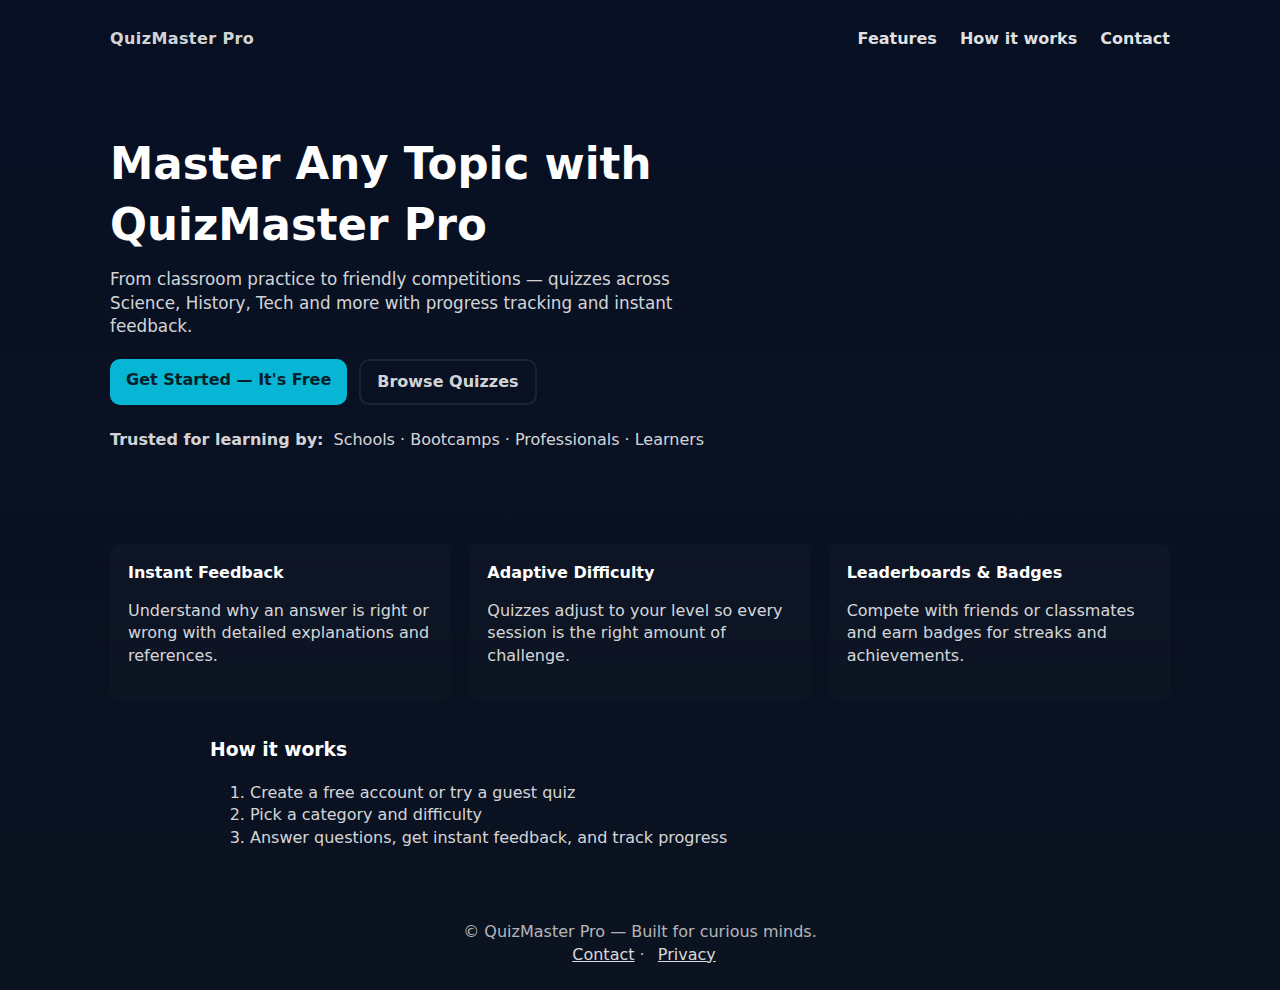
<file: Index.html>
<!DOCTYPE html>
<html lang="en">
  <head>
    <meta charset="utf-8" />
    <meta name="viewport" content="width=device-width, initial-scale=1" />
    <title>QuizMaster Pro</title>
    <meta
      name="description"
      content="QuizMaster Pro  interactive quizzes, instant feedback, leaderboards, and progress tracking. Learn, compete, and improve across Science, History, Tech, and more."
    />
    <link rel="stylesheet" href="style.css" />
  </head>
  <body>
    <header class="site-header">
      <div class="brand">QuizMaster Pro</div>
      <nav class="site-nav" aria-label="Main navigation">
        <a href="#features">Features</a>
        <a href="#how">How it works</a>
        <a href="#contact">Contact</a>
      </nav>
    </header>

    <main>
      <section class="hero" aria-labelledby="hero-title">
        <div class="hero-copy">
          <h1 id="hero-title">Master Any Topic with QuizMaster Pro</h1>
          <p class="lead">
            From classroom practice to friendly competitions — quizzes across
            Science, History, Tech and more with progress tracking and instant
            feedback.
          </p>
          <div class="ctas">
            <a href="Login.html" class="btn primary">Get Started — It's Free</a>
            <a href="#features" class="btn ghost">Browse Quizzes</a>
          </div>

          <div class="trusted">
            <strong>Trusted for learning by:</strong>
            <span>Schools · Bootcamps · Professionals · Learners</span>
          </div>
        </div>
      </section>

      <section id="features" class="features" aria-label="platform features">
        <div class="feature">
          <h4>Instant Feedback</h4>
          <p>
            Understand why an answer is right or wrong with detailed
            explanations and references.
          </p>
        </div>
        <div class="feature">
          <h4>Adaptive Difficulty</h4>
          <p>
            Quizzes adjust to your level so every session is the right amount of
            challenge.
          </p>
        </div>
        <div class="feature">
          <h4>Leaderboards & Badges</h4>
          <p>
            Compete with friends or classmates and earn badges for streaks and
            achievements.
          </p>
        </div>
      </section>

      <section id="how" class="how-it-works">
        <h3>How it works</h3>
        <ol>
          <li>Create a free account or try a guest quiz</li>
          <li>Pick a category and difficulty</li>
          <li>Answer questions, get instant feedback, and track progress</li>
        </ol>
      </section>
    </main>

    <footer class="site-footer">
      <div>© QuizMaster Pro — Built for curious minds.</div>
      <div class="footer-links">
        <a href="#contact">Contact</a> · <a href="#">Privacy</a>
      </div>
    </footer>
  </body>
</html>
</file>
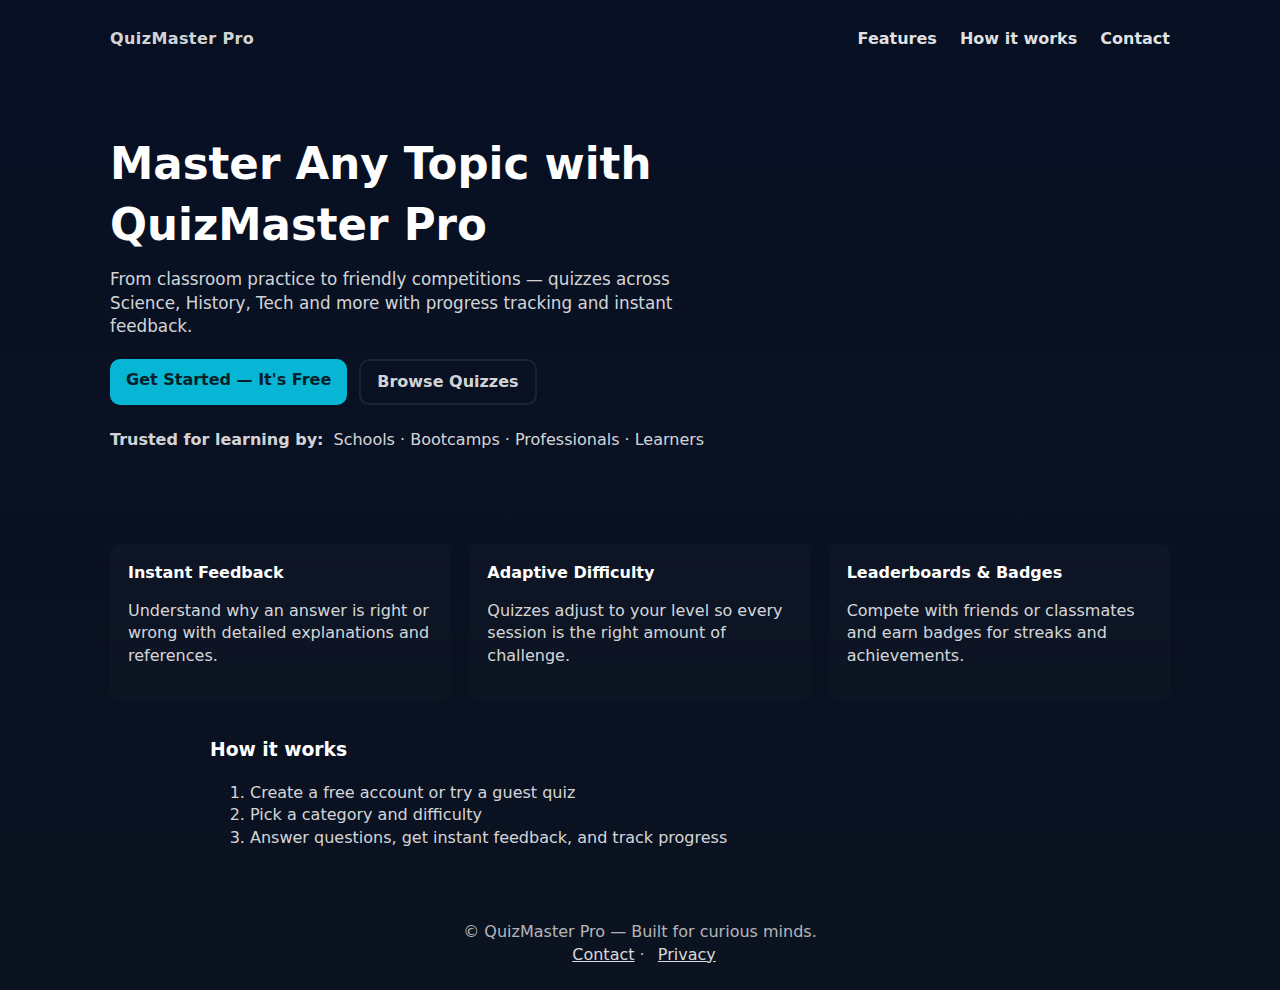
<file: index.html>
<!DOCTYPE html>
<html lang="en">
  <head>
    <meta charset="utf-8" />
    <meta name="viewport" content="width=device-width, initial-scale=1" />
    <title>QuizMaster Pro</title>
    <meta
      name="description"
      content="QuizMaster Pro  interactive quizzes, instant feedback, leaderboards, and progress tracking. Learn, compete, and improve across Science, History, Tech, and more."
    />
    <link rel="stylesheet" href="style.css" />
  </head>
  <body>
    <header class="site-header">
      <div class="brand">QuizMaster Pro</div>
      <nav class="site-nav" aria-label="Main navigation">
        <a href="#features">Features</a>
        <a href="#how">How it works</a>
        <a href="#contact">Contact</a>
      </nav>
    </header>

    <main>
      <section class="hero" aria-labelledby="hero-title">
        <div class="hero-copy">
          <h1 id="hero-title">Master Any Topic with QuizMaster Pro</h1>
          <p class="lead">
            From classroom practice to friendly competitions — quizzes across
            Science, History, Tech and more with progress tracking and instant
            feedback.
          </p>
          <div class="ctas">
            <a href="login.html" class="btn primary">Get Started — It's Free</a>
            <a href="#features" class="btn ghost">Browse Quizzes</a>
          </div>

          <div class="trusted">
            <strong>Trusted for learning by:</strong>
            <span>Schools · Bootcamps · Professionals · Learners</span>
          </div>
        </div>
      </section>

      <section id="features" class="features" aria-label="platform features">
        <div class="feature">
          <h4>Instant Feedback</h4>
          <p>
            Understand why an answer is right or wrong with detailed
            explanations and references.
          </p>
        </div>
        <div class="feature">
          <h4>Adaptive Difficulty</h4>
          <p>
            Quizzes adjust to your level so every session is the right amount of
            challenge.
          </p>
        </div>
        <div class="feature">
          <h4>Leaderboards & Badges</h4>
          <p>
            Compete with friends or classmates and earn badges for streaks and
            achievements.
          </p>
        </div>
      </section>

      <section id="how" class="how-it-works">
        <h3>How it works</h3>
        <ol>
          <li>Create a free account or try a guest quiz</li>
          <li>Pick a category and difficulty</li>
          <li>Answer questions, get instant feedback, and track progress</li>
        </ol>
      </section>
    </main>

    <footer class="site-footer">
      <div>© QuizMaster Pro — Built for curious minds.</div>
      <div class="footer-links">
        <a href="#contact">Contact</a> · <a href="#">Privacy</a>
      </div>
    </footer>
  </body>
</html>
</file>
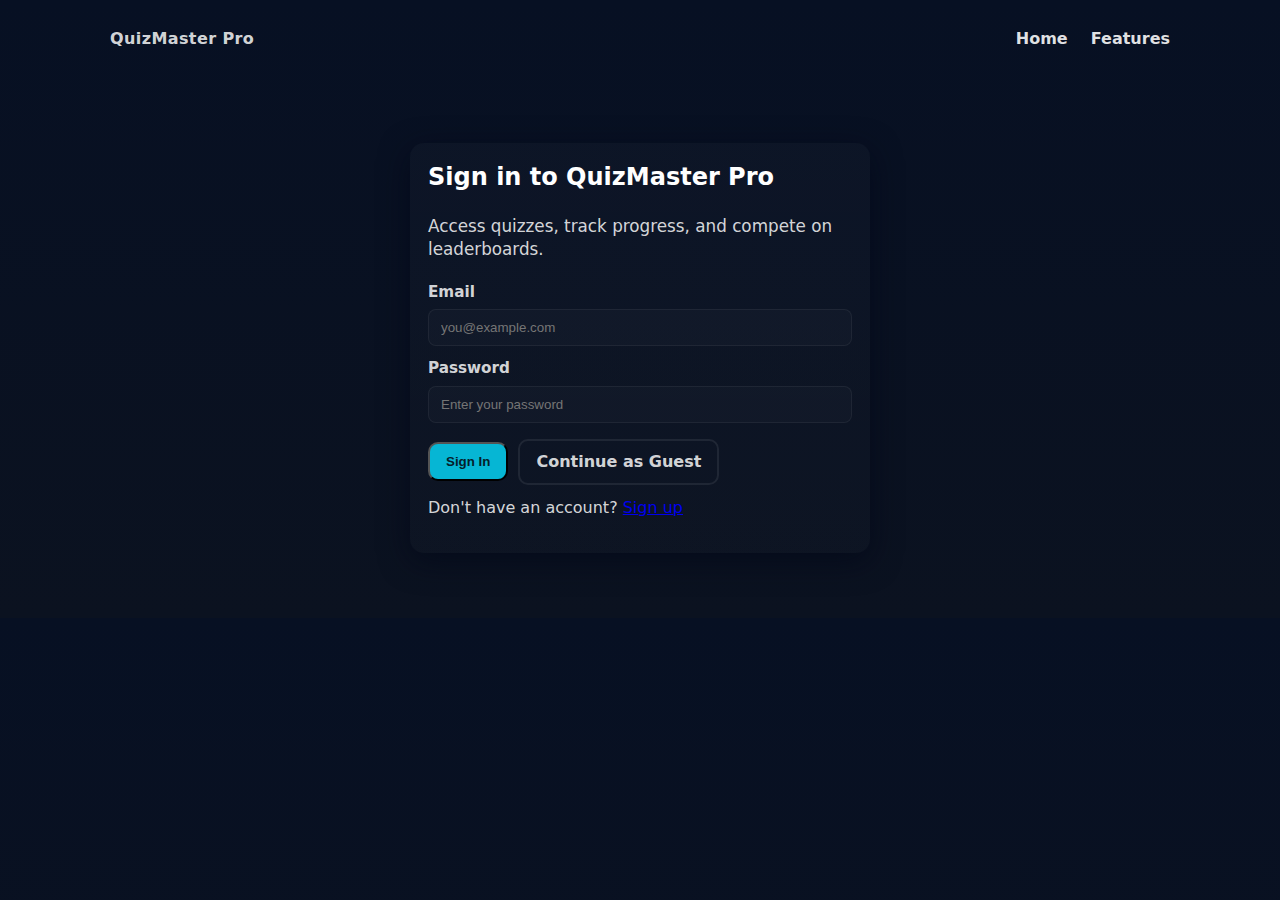
<file: login.html>
<!DOCTYPE html>
<html lang="en">
  <head>
    <meta charset="utf-8" />
    <meta name="viewport" content="width=device-width, initial-scale=1" />
    <title>Login — QuizMaster Pro</title>
    <meta
      name="description"
      content="Sign in to QuizMaster Pro to access quizzes, leaderboards and your progress."
    />
    <link rel="stylesheet" href="style.css" />
  </head>
  <body>
    <header class="site-header">
      <div class="brand">QuizMaster Pro</div>
      <nav class="site-nav" aria-label="Main navigation">
        <a href="Project.html">Home</a>
        <a href="Project.html#features">Features</a>
      </nav>
    </header>

    <main class="auth-page">
      <section class="auth-card card" aria-labelledby="login-title">
        <h2 id="login-title">Sign in to QuizMaster Pro</h2>
        <p class="lead">
          Access quizzes, track progress, and compete on leaderboards.
        </p>

        <form id="loginForm" novalidate action="selection.html" method="get">
          <label for="email">Email</label>
          <input
            id="email"
            name="email"
            type="email"
            required
            placeholder="you@example.com"
          />

          <label for="password">Password</label>
          <input
            id="password"
            name="password"
            type="password"
            required
            placeholder="Enter your password"
            minlength="6"
          />

          <div class="form-actions">
            <button type="submit" class="btn primary">Sign In</button>
            <a href="Project.html" class="btn ghost">Continue as Guest</a>
          </div>

          <p class="muted small">
            Don't have an account? <a href="#">Sign up</a>
          </p>
        </form>
      </section>
    </main>
  </body>
</html>
</file>
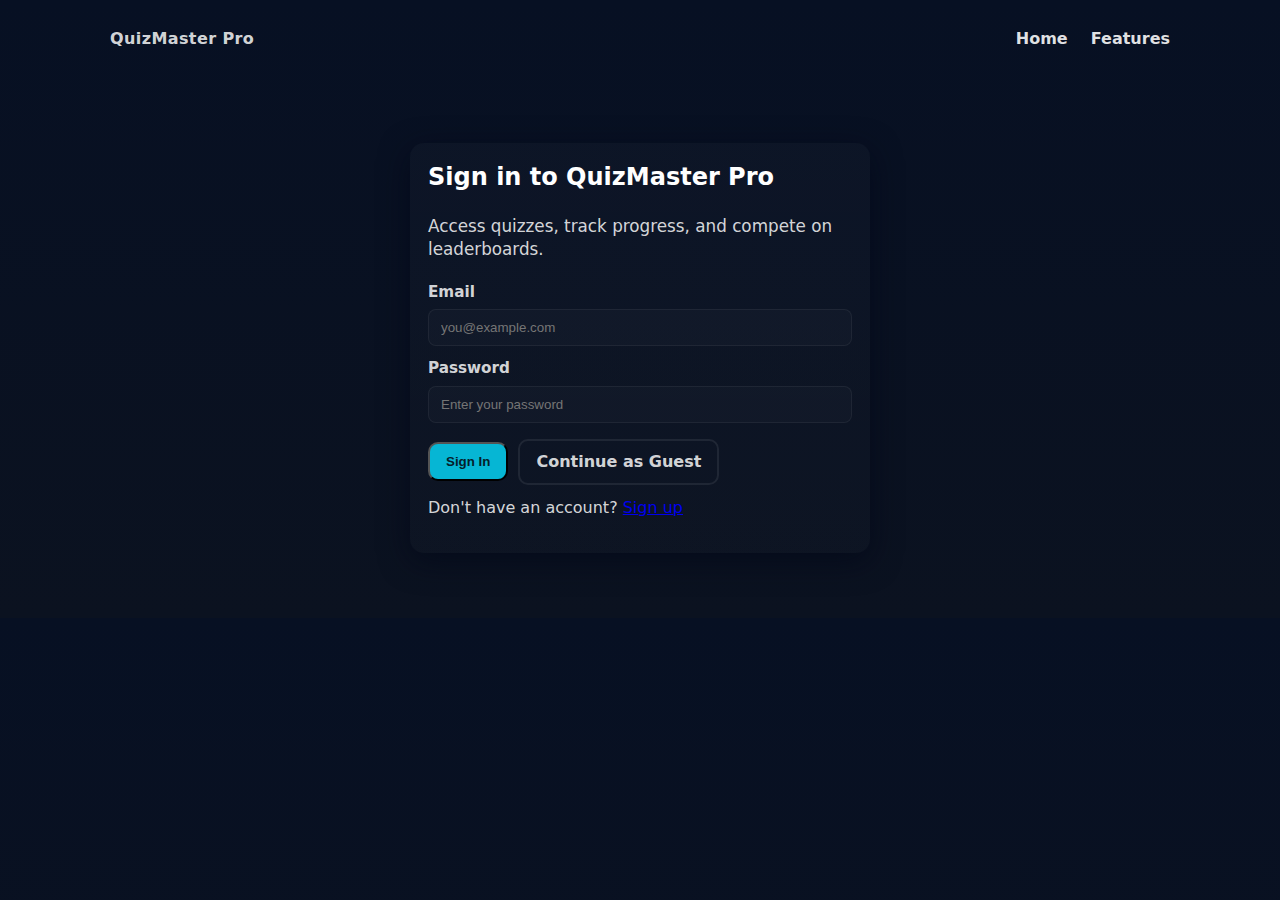
<file: Login.html>
<!DOCTYPE html>
<html lang="en">
  <head>
    <meta charset="utf-8" />
    <meta name="viewport" content="width=device-width, initial-scale=1" />
    <title>Login — QuizMaster Pro</title>
    <meta
      name="description"
      content="Sign in to QuizMaster Pro to access quizzes, leaderboards and your progress."
    />
    <link rel="stylesheet" href="style.css" />
  </head>
  <body>
    <header class="site-header">
      <div class="brand">QuizMaster Pro</div>
      <nav class="site-nav" aria-label="Main navigation">
        <a href="Project.html">Home</a>
        <a href="Project.html#features">Features</a>
      </nav>
    </header>

    <main class="auth-page">
      <section class="auth-card card" aria-labelledby="login-title">
        <h2 id="login-title">Sign in to QuizMaster Pro</h2>
        <p class="lead">
          Access quizzes, track progress, and compete on leaderboards.
        </p>

        <form id="loginForm" novalidate action="selection.html" method="get">
          <label for="email">Email</label>
          <input
            id="email"
            name="email"
            type="email"
            required
            placeholder="you@example.com"
          />

          <label for="password">Password</label>
          <input
            id="password"
            name="password"
            type="password"
            required
            placeholder="Enter your password"
            minlength="6"
          />

          <div class="form-actions">
            <button type="submit" class="btn primary">Sign In</button>
            <a href="Project.html" class="btn ghost">Continue as Guest</a>
          </div>

          <p class="muted small">
            Don't have an account? <a href="#">Sign up</a>
          </p>
        </form>
      </section>
    </main>
  </body>
</html>
</file>
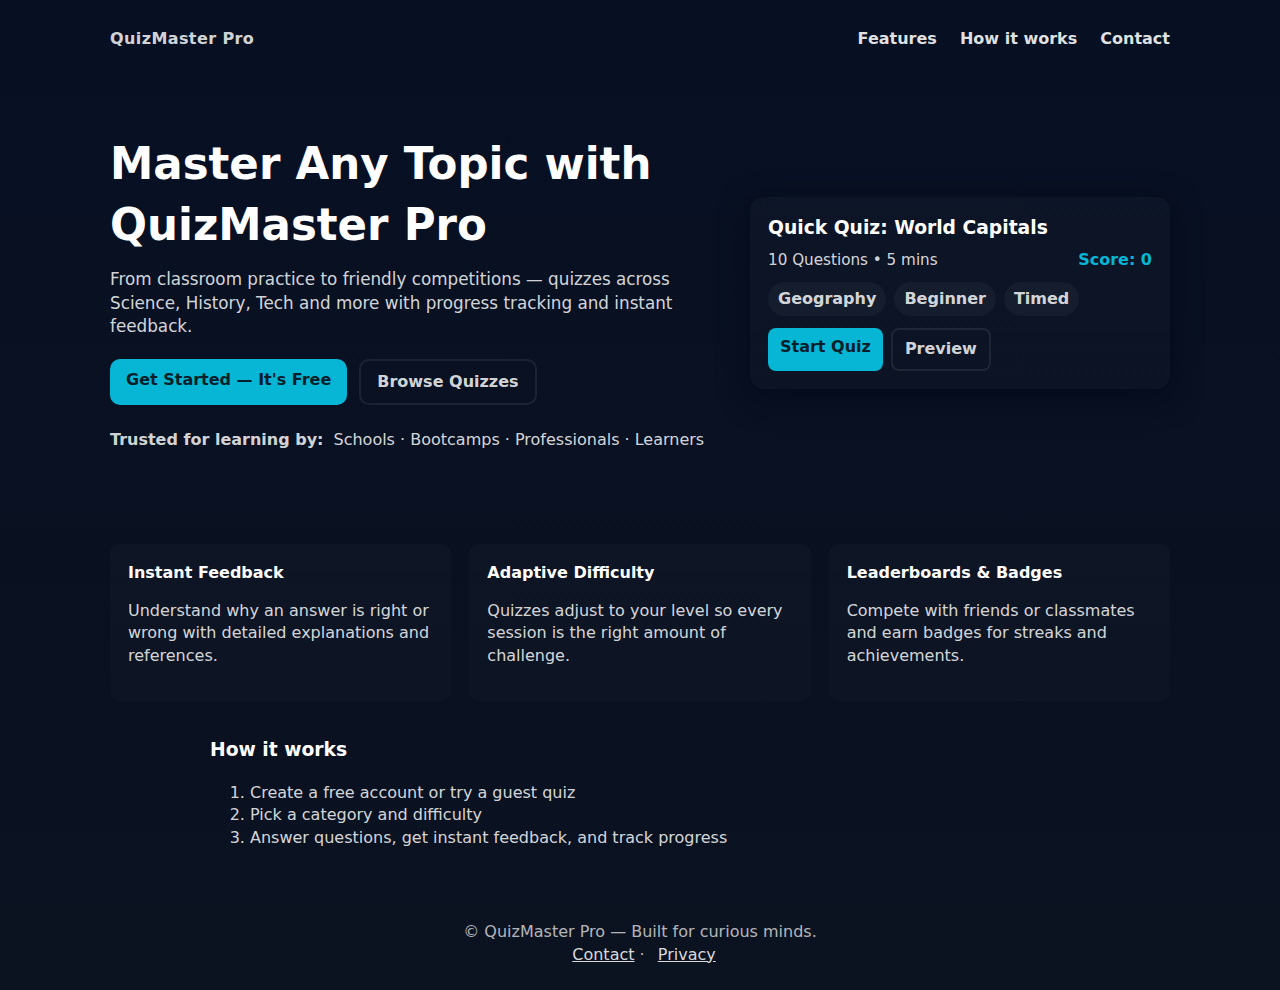
<file: Project.html>
<!doctype html>
<html lang="en">
	<head>
		<meta charset="utf-8" />
		<meta name="viewport" content="width=device-width, initial-scale=1" />
		<title>QuizMaster Pro</title>
		<meta name="description" content="QuizMaster Pro  interactive quizzes, instant feedback, leaderboards, and progress tracking. Learn, compete, and improve across Science, History, Tech, and more." />
		<link rel="stylesheet" href="style.css">
	</head>
	<body>
		<header class="site-header">
			<div class="brand">QuizMaster Pro</div>
			<nav class="site-nav" aria-label="Main navigation">
				<a href="#features">Features</a>
				<a href="#how">How it works</a>
				<a href="#contact">Contact</a>
			</nav>
		</header>

		<main>
			<section class="hero" aria-labelledby="hero-title">
				<div class="hero-copy">
					<h1 id="hero-title">Master Any Topic with QuizMaster Pro</h1>
					<p class="lead">From classroom practice to friendly competitions — quizzes across Science, History, Tech and more with progress tracking and instant feedback.</p>
					<div class="ctas">
						<a href="Login.html" class="btn primary">Get Started — It's Free</a>
						<a href="#features" class="btn ghost">Browse Quizzes</a>
					</div>

					<div class="trusted">
						<strong>Trusted for learning by:</strong>
						<span>Schools · Bootcamps · Professionals · Learners</span>
					</div>
				</div>

				<aside class="card" aria-label="sample quiz card">
					<h3>Quick Quiz: World Capitals</h3>
					<div class="card-meta">
						<div class="meta-info">10 Questions • 5 mins</div>
						<div class="meta-score">Score: <span class="score-val">0</span></div>
					</div>
					<div class="topics" aria-hidden="true">
						<div class="topic-pill">Geography</div>
						<div class="topic-pill">Beginner</div>
						<div class="topic-pill">Timed</div>
					</div>
					<div class="card-actions">
						<a href="#" class="btn primary small">Start Quiz</a>
						<a href="#" class="btn ghost small">Preview</a>
					</div>
				</aside>
			</section>

			<section id="features" class="features" aria-label="platform features">
				<div class="feature">
					<h4>Instant Feedback</h4>
					<p>Understand why an answer is right or wrong with detailed explanations and references.</p>
				</div>
				<div class="feature">
					<h4>Adaptive Difficulty</h4>
					<p>Quizzes adjust to your level so every session is the right amount of challenge.</p>
				</div>
				<div class="feature">
					<h4>Leaderboards & Badges</h4>
					<p>Compete with friends or classmates and earn badges for streaks and achievements.</p>
				</div>
			</section>

			<section id="how" class="how-it-works">
				<h3>How it works</h3>
				<ol>
					<li>Create a free account or try a guest quiz</li>
					<li>Pick a category and difficulty</li>
					<li>Answer questions, get instant feedback, and track progress</li>
				</ol>
			</section>
		</main>

		<footer class="site-footer">
			<div>© QuizMaster Pro — Built for curious minds.</div>
			<div class="footer-links"><a href="#contact">Contact</a> · <a href="#">Privacy</a></div>
		</footer>
	</body>
</html>
</file>
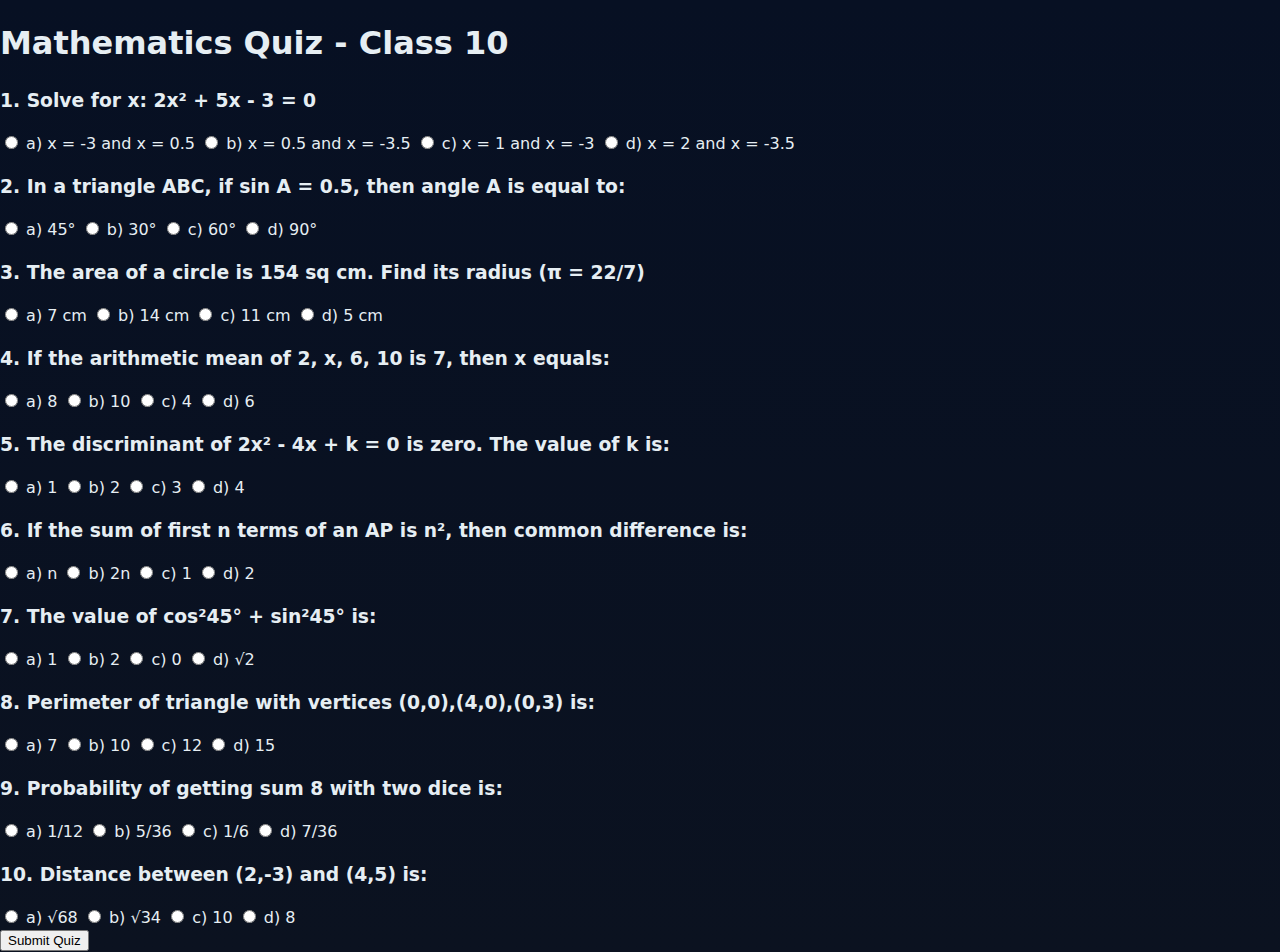
<file: quiz.html>
<!DOCTYPE html>
    <html lang="en">
      <head>
        <meta charset="UTF-8" />
        <meta name="viewport" content="width=device-width, initial-scale=1.0" />
        <title>Mathematics Quiz - Class 10</title>
        <link rel="stylesheet" href="style.css" />
      </head>
      <body>
        <div class="quiz-container">
          <h1>Mathematics Quiz - Class 10</h1>
          <form action="project.html" method="get">
            <div class="question">
              <h3>1. Solve for x: 2x² + 5x - 3 = 0</h3>
              <div class="options">
                <label class="option"
                  ><input type="radio" name="q1" value="a" /> a) x = -3 and x =
                  0.5</label
                >
                <label class="option"
                  ><input type="radio" name="q1" value="b" /> b) x = 0.5 and x =
                  -3.5</label
                >
                <label class="option"
                  ><input type="radio" name="q1" value="c" /> c) x = 1 and x =
                  -3</label
                >
                <label class="option"
                  ><input type="radio" name="q1" value="d" /> d) x = 2 and x =
                  -3.5</label
                >
              </div>
            </div>

            <div class="question">
              <h3>
                2. In a triangle ABC, if sin A = 0.5, then angle A is equal to:
              </h3>
              <div class="options">
                <label class="option"
                  ><input type="radio" name="q2" value="a" /> a) 45°</label
                >
                <label class="option"
                  ><input type="radio" name="q2" value="b" /> b) 30°</label
                >
                <label class="option"
                  ><input type="radio" name="q2" value="c" /> c) 60°</label
                >
                <label class="option"
                  ><input type="radio" name="q2" value="d" /> d) 90°</label
                >
              </div>
            </div>

            <div class="question">
              <h3>
                3. The area of a circle is 154 sq cm. Find its radius (π = 22/7)
              </h3>
              <div class="options">
                <label class="option"
                  ><input type="radio" name="q3" value="a" /> a) 7 cm</label
                >
                <label class="option"
                  ><input type="radio" name="q3" value="b" /> b) 14 cm</label
                >
                <label class="option"
                  ><input type="radio" name="q3" value="c" /> c) 11 cm</label
                >
                <label class="option"
                  ><input type="radio" name="q3" value="d" /> d) 5 cm</label
                >
              </div>
            </div>

            <div class="question">
              <h3>
                4. If the arithmetic mean of 2, x, 6, 10 is 7, then x equals:
              </h3>
              <div class="options">
                <label class="option"
                  ><input type="radio" name="q4" value="a" /> a) 8</label
                >
                <label class="option"
                  ><input type="radio" name="q4" value="b" /> b) 10</label
                >
                <label class="option"
                  ><input type="radio" name="q4" value="c" /> c) 4</label
                >
                <label class="option"
                  ><input type="radio" name="q4" value="d" /> d) 6</label
                >
              </div>
            </div>

            <div class="question">
              <h3>
                5. The discriminant of 2x² - 4x + k = 0 is zero. The value of k
                is:
              </h3>
              <div class="options">
                <label class="option"
                  ><input type="radio" name="q5" value="a" /> a) 1</label
                >
                <label class="option"
                  ><input type="radio" name="q5" value="b" /> b) 2</label
                >
                <label class="option"
                  ><input type="radio" name="q5" value="c" /> c) 3</label
                >
                <label class="option"
                  ><input type="radio" name="q5" value="d" /> d) 4</label
                >
              </div>
            </div>

            <div class="question">
              <h3>
                6. If the sum of first n terms of an AP is n², then common
                difference is:
              </h3>
              <div class="options">
                <label class="option"
                  ><input type="radio" name="q6" value="a" /> a) n</label
                >
                <label class="option"
                  ><input type="radio" name="q6" value="b" /> b) 2n</label
                >
                <label class="option"
                  ><input type="radio" name="q6" value="c" /> c) 1</label
                >
                <label class="option"
                  ><input type="radio" name="q6" value="d" /> d) 2</label
                >
              </div>
            </div>

            <div class="question">
              <h3>7. The value of cos²45° + sin²45° is:</h3>
              <div class="options">
                <label class="option"
                  ><input type="radio" name="q7" value="a" /> a) 1</label
                >
                <label class="option"
                  ><input type="radio" name="q7" value="b" /> b) 2</label
                >
                <label class="option"
                  ><input type="radio" name="q7" value="c" /> c) 0</label
                >
                <label class="option"
                  ><input type="radio" name="q7" value="d" /> d) √2</label
                >
              </div>
            </div>

            <div class="question">
              <h3>
                8. Perimeter of triangle with vertices (0,0),(4,0),(0,3) is:
              </h3>
              <div class="options">
                <label class="option"
                  ><input type="radio" name="q8" value="a" /> a) 7</label
                >
                <label class="option"
                  ><input type="radio" name="q8" value="b" /> b) 10</label
                >
                <label class="option"
                  ><input type="radio" name="q8" value="c" /> c) 12</label
                >
                <label class="option"
                  ><input type="radio" name="q8" value="d" /> d) 15</label
                >
              </div>
            </div>

            <div class="question">
              <h3>9. Probability of getting sum 8 with two dice is:</h3>
              <div class="options">
                <label class="option"
                  ><input type="radio" name="q9" value="a" /> a) 1/12</label
                >
                <label class="option"
                  ><input type="radio" name="q9" value="b" /> b) 5/36</label
                >
                <label class="option"
                  ><input type="radio" name="q9" value="c" /> c) 1/6</label
                >
                <label class="option"
                  ><input type="radio" name="q9" value="d" /> d) 7/36</label
                >
              </div>
            </div>

            <div class="question">
              <h3>10. Distance between (2,-3) and (4,5) is:</h3>
              <div class="options">
                <label class="option"
                  ><input type="radio" name="q10" value="a" /> a) √68</label
                >
                <label class="option"
                  ><input type="radio" name="q10" value="b" /> b) √34</label
                >
                <label class="option"
                  ><input type="radio" name="q10" value="c" /> c) 10</label
                >
                <label class="option"
                  ><input type="radio" name="q10" value="d" /> d) 8</label
                >
              </div>
            </div>

            <button class="btn-submit" type="submit">Submit Quiz</button>
          </form>
        </div>
      </body>
    </html>
</file>
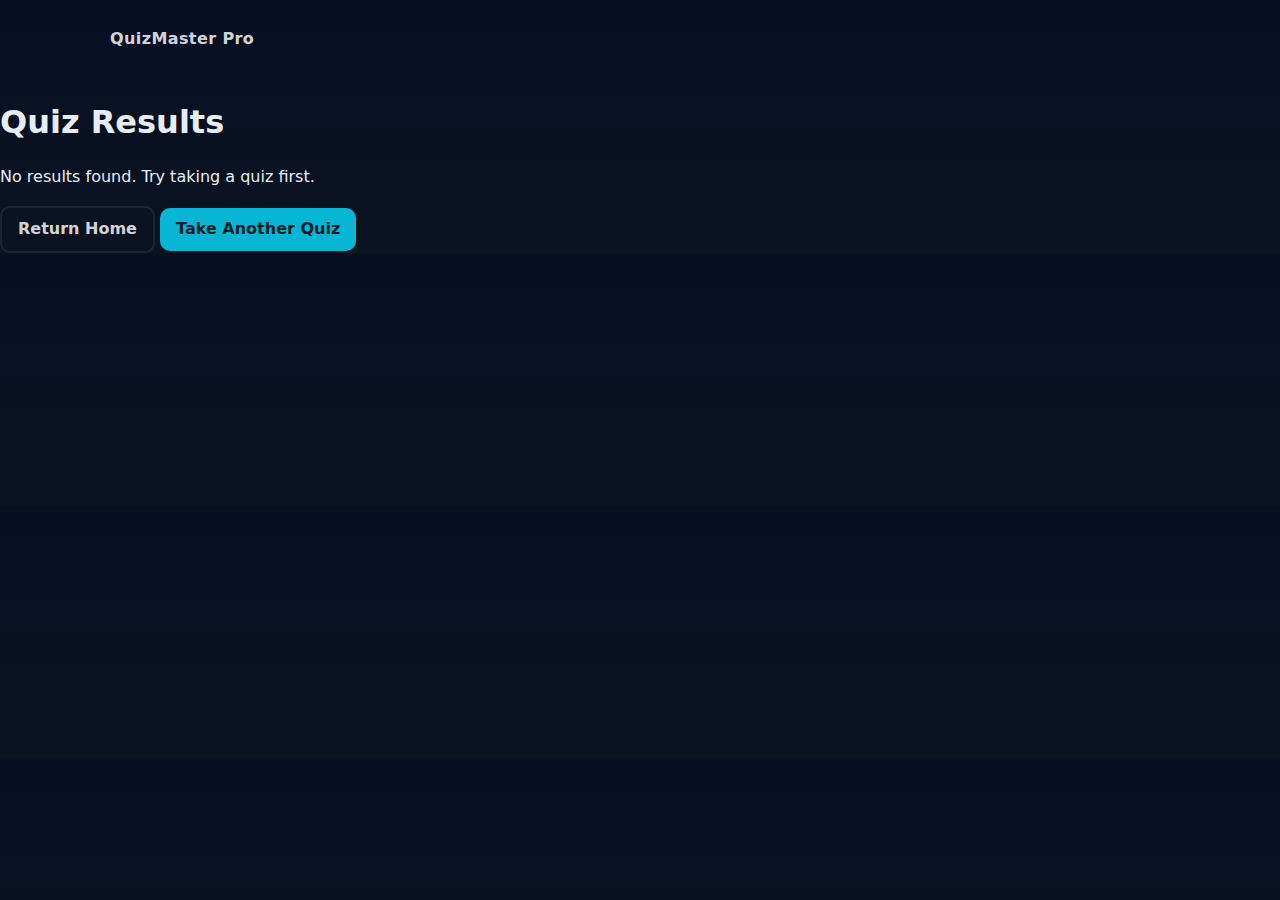
<file: results.html>
<!doctype html>
<html lang="en">
  <head>
    <meta charset="utf-8" />
    <meta name="viewport" content="width=device-width, initial-scale=1" />
    <title>Quiz Results — QuizMaster Pro</title>
    <link rel="stylesheet" href="style.css" />
  </head>
  <body>
    <header class="site-header">
      <div class="brand">QuizMaster Pro</div>
    </header>

    <main>
      <section class="results-container">
        <h1>Quiz Results</h1>
        <div id="results"></div>
        <div style="margin-top:18px">
          <a href="index.html" class="btn ghost">Return Home</a>
          <a href="selection.html" class="btn primary">Take Another Quiz</a>
        </div>
      </section>
    </main>

    <script>
      (function () {
        let raw = null;
        try {
          raw = sessionStorage.getItem('quizResult');
        } catch (e) {
          console.warn(e);
        }
        const container = document.getElementById('results');
        if (!raw) {
          container.innerHTML = '<p class="muted">No results found. Try taking a quiz first.</p>';
          return;
        }
        const result = JSON.parse(raw);
        const { total, correct, percent, detail } = result;

        const header = document.createElement('div');
        header.className = 'result-summary card';
        header.innerHTML = '<h2>Score: ' + correct + ' / ' + total + '</h2>' +
          '<p class="lead">Percentage: ' + percent + '%</p>';

        const list = document.createElement('div');
        list.className = 'result-list card';

        detail.forEach((d, i) => {
          const row = document.createElement('div');
          row.className = 'result-row';
          const q = document.createElement('div');
          q.textContent = 'Question ' + (i + 1);
          const s = document.createElement('div');
          s.innerHTML = '<strong>' + (d.ok ? 'Correct' : 'Wrong') + '</strong>' +
            '<div class="muted small">Your answer: ' + (d.user || '—') + ' &middot; Correct: ' + d.correct + '</div>';
          row.appendChild(q);
          row.appendChild(s);
          list.appendChild(row);
        });

        container.appendChild(header);
        container.appendChild(list);
      })();
    </script>
  </body>
</html>
</file>
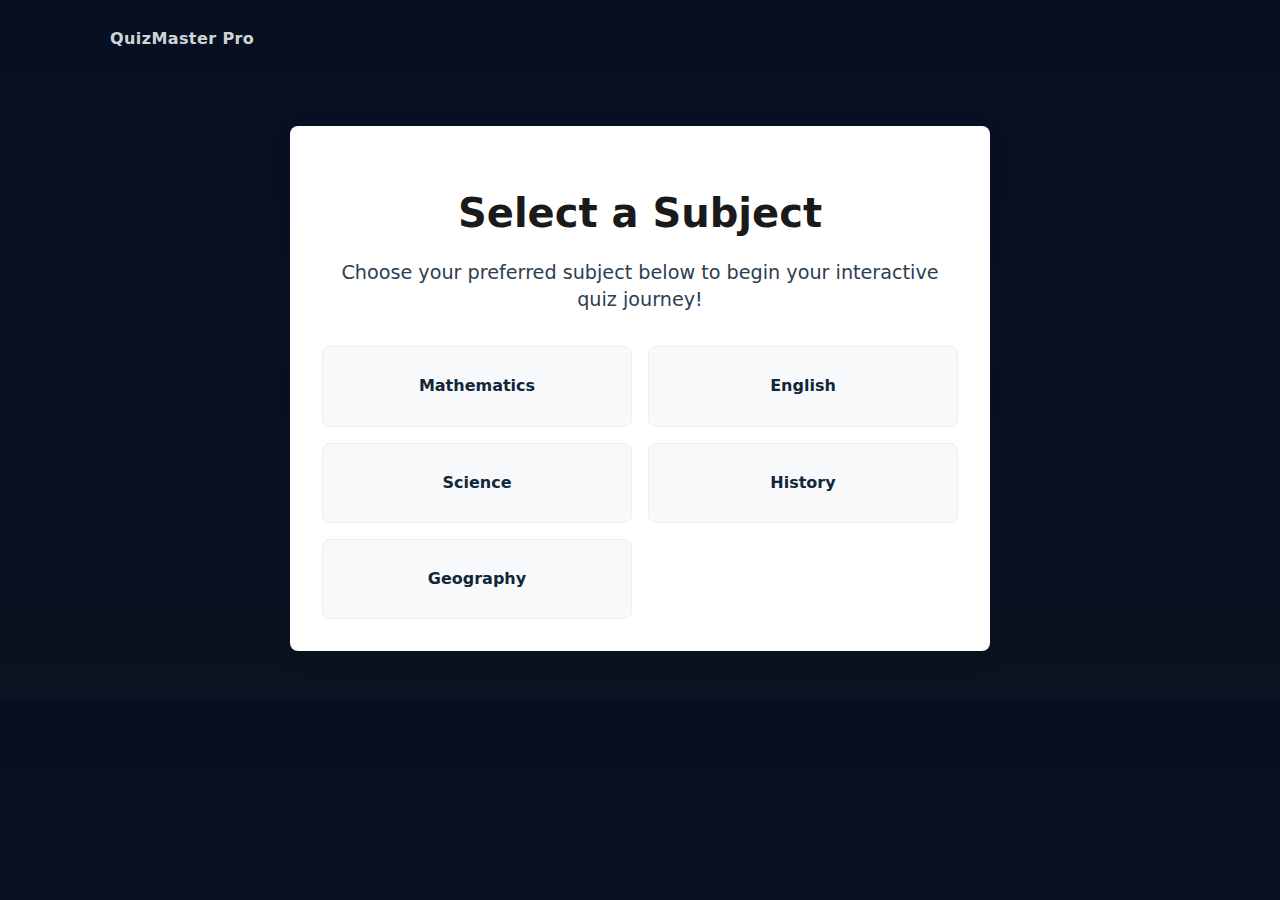
<file: selection.html>
<!DOCTYPE html>
<html lang="en">
  <head>
    <meta charset="utf-8" />
    <meta name="viewport" content="width=device-width, initial-scale=1" />
    <title>Subject Selection — QuizMaster Pro</title>
    <link rel="stylesheet" href="style.css" />
    <style>
      .subjects-container {
        max-width: 700px;
        margin: 3rem auto;
        padding: 2rem;
        background: white;
        border-radius: 8px;
        box-shadow: 0 6px 20px rgba(0, 0, 0, 0.08);
      }
      .subjects-container h1 {
        font-size: 2.5rem;
        color: #1a1a1a;
        margin-bottom: 1rem;
        text-align: center;
        font-weight: 700;
      }
      .subjects-container p {
        font-size: 1.2rem;
        color: #2c3e50;
        margin-bottom: 2rem;
        text-align: center;
        font-weight: 500;
      }
      .subjects-grid {
        display: grid;
        grid-template-columns: repeat(auto-fit, minmax(220px, 1fr));
        gap: 1rem;
      }
      .subject-card {
        padding: 1rem 1.25rem;
        border-radius: 8px;
        background: #f7f9fb;
        text-align: center;
        cursor: pointer;
        border: 1px solid #e6eef6;
        transition: transform 0.15s ease, box-shadow 0.15s ease;
      }
      .subject-card:hover {
        transform: translateY(-4px);
        box-shadow: 0 6px 18px rgba(0, 0, 0, 0.06);
      }
      .subject-card a {
        display: block;
        color: #12263a;
        font-weight: 600;
        text-decoration: none;
        padding: 0.75rem 0;
      }
      .subject-card.demo a {
        pointer-events: none;
      }
    </style>
  </head>
  <body>
    <header class="site-header">
      <div class="brand">QuizMaster Pro</div>
    </header>

    <main>
      <div class="subjects-container">
        <h1>Select a Subject</h1>
        <p>
          Choose your preferred subject below to begin your interactive quiz
          journey!
        </p>
        <div class="subjects-grid">
          <div class="subject-card">
            <a href="quiz.html">Mathematics</a>
          </div>
          <div class="subject-card">
            <a href="">English</a>
          </div>
          <div class="subject-card">
            <a href="">Science</a>
          </div>
          <div class="subject-card">
            <a href="">History</a>
          </div>
          <div class="subject-card">
            <a href="">Geography</a>
          </div>
        </div>
      </div>
    </main>
  </body>
</html>
</file>
<file: style.css>
:root {
  --bg: #0b1220;
  --card: #071023;
  --accent: #06b6d4;
  --muted: rgba(255, 255, 255, 0.84);
}
* {
  box-sizing: border-box;
}
body {
  margin: 0;
  font-family: system-ui, -apple-system, Segoe UI, Roboto, "Helvetica Neue",
    Arial, Helvetica, sans-serif;
  line-height: 1.4;
  color: #e6eef3;
  background: linear-gradient(180deg, #071023 0%, #0b1220 100%);
}

.site-header {
  padding: 28px 20px;
  display: flex;
  align-items: center;
  justify-content: space-between;
  max-width: 1100px;
  margin: 0 auto;
}
.brand {
  color: var(--muted);
  font-weight: 700;
  letter-spacing: 0.4px;
}
.site-nav a {
  color: rgba(255, 255, 255, 0.88);
  text-decoration: none;
  margin-left: 18px;
  font-weight: 600;
}

.hero {
  padding: 56px 20px;
  text-align: left;
  display: grid;
  grid-template-columns: 1fr 420px;
  gap: 32px;
  align-items: center;
  max-width: 1100px;
  margin: 0 auto;
}
.hero-copy h1 {
  color: #fff;
  font-size: clamp(1.6rem, 3.4vw, 2.8rem);
  margin: 0 0 12px;
}
.lead {
  color: var(--muted);
  margin: 0 0 20px;
  font-size: 1.05rem;
}
.ctas {
  display: flex;
  gap: 12px;
  flex-wrap: wrap;
}

.btn {
  padding: 10px 16px;
  border-radius: 10px;
  font-weight: 700;
  text-decoration: none;
  display: inline-block;
}
.btn.primary {
  background: var(--accent);
  color: #05202a;
}
.btn.ghost {
  background: transparent;
  border: 2px solid rgba(255, 255, 255, 0.08);
  color: var(--muted);
}
.btn.small {
  padding: 8px 12px;
  border-radius: 8px;
}

.trusted {
  margin-top: 24px;
  color: var(--muted);
  display: flex;
  gap: 10px;
  align-items: center;
  flex-wrap: wrap;
}
.trusted strong {
  font-weight: 700;
}

.card {
  background: linear-gradient(
    180deg,
    rgba(255, 255, 255, 0.02),
    rgba(255, 255, 255, 0.01)
  );
  border-radius: 14px;
  padding: 18px;
  color: var(--muted);
  box-shadow: 0 8px 30px rgba(2, 6, 23, 0.6);
}
.card h3 {
  margin: 0 0 8px;
  color: #fff;
}
.card-meta {
  display: flex;
  justify-content: space-between;
  align-items: center;
  margin-bottom: 8px;
}
.meta-info {
  font-size: 0.95rem;
  color: var(--muted);
}
.meta-score {
  font-weight: 800;
  color: var(--accent);
}
.topics {
  display: flex;
  flex-wrap: wrap;
  gap: 8px;
  margin-top: 10px;
}
.topic-pill {
  background: rgba(255, 255, 255, 0.04);
  padding: 6px 10px;
  border-radius: 999px;
  font-weight: 600;
}
.card-actions {
  margin-top: 12px;
  display: flex;
  gap: 8px;
}

.features {
  max-width: 1100px;
  margin: 36px auto;
  padding: 0 20px;
  display: grid;
  grid-template-columns: repeat(3, 1fr);
  gap: 18px;
}
.feature {
  background: linear-gradient(
    180deg,
    rgba(255, 255, 255, 0.02),
    rgba(255, 255, 255, 0.01)
  );
  padding: 18px;
  border-radius: 10px;
  color: var(--muted);
}
.feature h4 {
  margin: 0 0 10px;
  color: #fff;
}

.how-it-works {
  max-width: 900px;
  margin: 18px auto;
  padding: 0 20px;
  color: var(--muted);
}
.how-it-works h3 {
  color: #fff;
}

.site-footer {
  margin-top: 48px;
  padding: 24px 20px;
  color: rgba(255, 255, 255, 0.7);
  text-align: center;
}
.footer-links a {
  color: rgba(255, 255, 255, 0.85);
  text-decoration: underline;
  margin-left: 8px;
}

@media (max-width: 900px) {
  .hero {
    grid-template-columns: 1fr;
    margin: 24px auto;
    padding: 24px;
  }
  .hero .card {
    order: -1;
    margin-bottom: 12px;
  }
  .features {
    grid-template-columns: 1fr;
  }
}

@media (prefers-reduced-motion: reduce) {
  * {
    transition: none !important;
  }
}

/* Auth page styles */
.auth-page {
  display: flex;
  align-items: center;
  justify-content: center;
  padding: 40px 20px;
  min-height: 60vh;
}
.auth-card {
  max-width: 460px;
  width: 100%;
}
.auth-card h2 {
  margin-top: 0;
  color: #fff;
}
.auth-card label {
  display: block;
  margin-top: 12px;
  margin-bottom: 6px;
  font-weight: 700;
  color: var(--muted);
  font-size: 0.95rem;
}
.auth-card input[type="email"],
.auth-card input[type="password"] {
  width: 100%;
  padding: 10px 12px;
  border-radius: 8px;
  border: 1px solid rgba(255, 255, 255, 0.06);
  background: rgba(255, 255, 255, 0.02);
  color: var(--muted);
}
.form-actions {
  display: flex;
  gap: 10px;
  align-items: center;
  margin-top: 16px;
}
.muted.small {
  color: var(--muted);
  margin-top: 12px;
}

/* Small tweaks for auth layout */
.auth-card .btn {
  flex: 0 0 auto;
}
</file>
